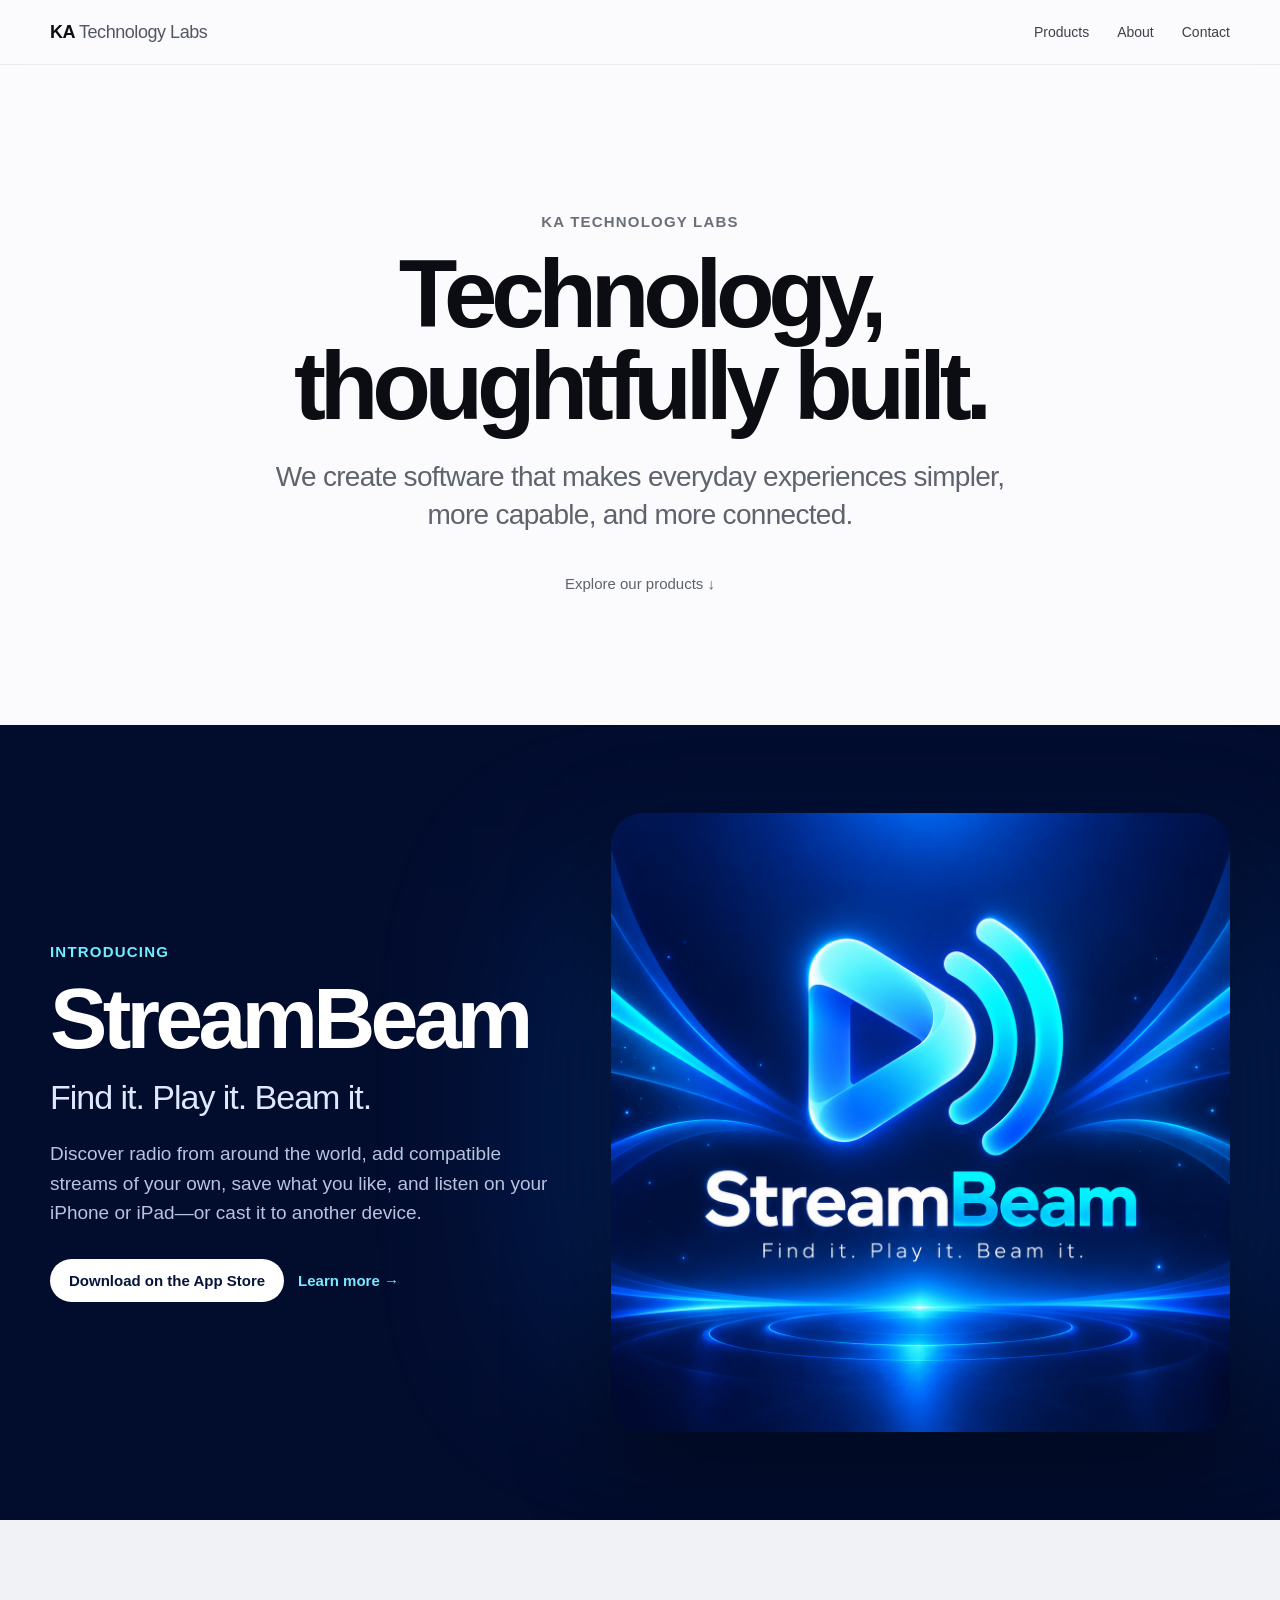
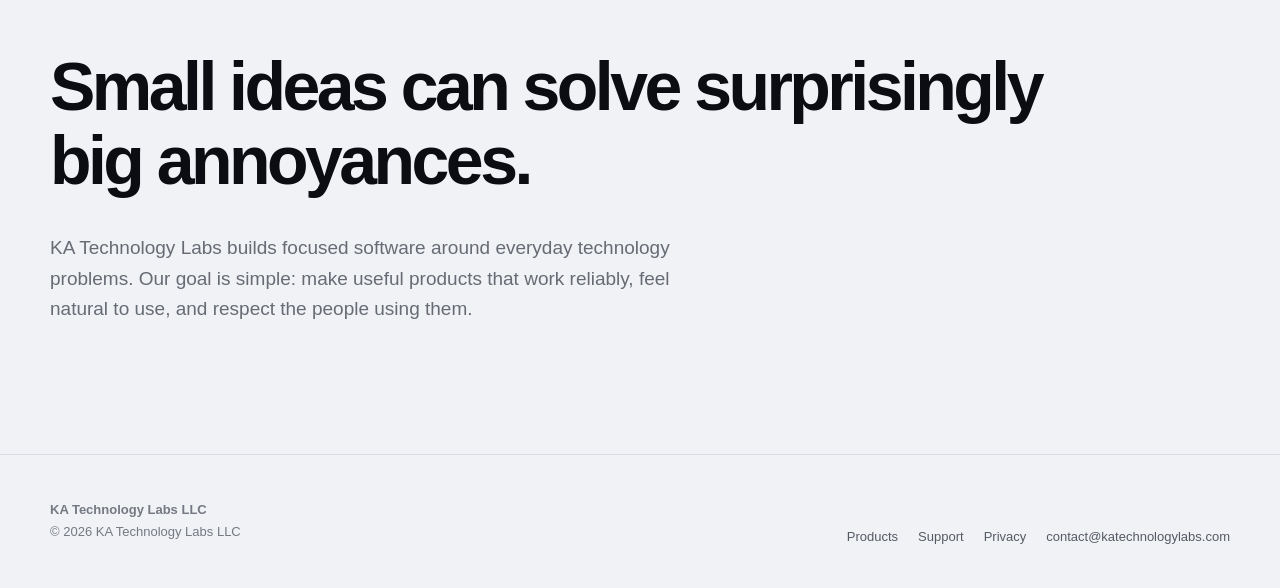
<file: index.html>
<!doctype html>
<html lang="en">
<head>
  <meta charset="utf-8">
  <meta name="viewport" content="width=device-width, initial-scale=1">
  <meta name="description" content="KA Technology Labs builds thoughtful software that makes everyday technology simpler, more capable, and more connected.">
  <title>KA Technology Labs</title>
  <style>
    :root{
      --ink:#0b0d12; --muted:#686d78; --line:#e8eaf0; --paper:#fbfbfd;
      --blue:#0a84ff; --cyan:#36e6ff; --navy:#03133f;
      --max:1180px;
    }
    *{box-sizing:border-box}
    html{scroll-behavior:smooth}
    body{margin:0;background:var(--paper);color:var(--ink);font-family:-apple-system,BlinkMacSystemFont,"SF Pro Display","Inter","Helvetica Neue",Arial,sans-serif;-webkit-font-smoothing:antialiased}
    a{color:inherit;text-decoration:none}
    .wrap{width:min(var(--max),calc(100% - 48px));margin:auto}
    header{position:sticky;top:0;z-index:20;background:rgba(251,251,253,.82);backdrop-filter:saturate(180%) blur(20px);border-bottom:1px solid rgba(0,0,0,.06)}
    nav{height:64px;display:flex;align-items:center;justify-content:space-between;gap:28px}
    .brand{font-weight:700;letter-spacing:-.025em;font-size:18px;white-space:nowrap}
    .brand span{font-weight:450;color:#525762}
    .navlinks{display:flex;gap:28px;align-items:center;font-size:14px;color:#3d4149}
    .navlinks a:hover{color:#000}
    .hero{min-height:660px;display:grid;place-items:center;text-align:center;padding:108px 0 92px}
    .eyebrow{font-size:15px;font-weight:650;letter-spacing:.08em;text-transform:uppercase;color:#6a6f78}
    h1{font-size:clamp(54px,8vw,96px);line-height:.96;letter-spacing:-.065em;margin:18px auto 26px;max-width:1000px}
    .lede{font-size:clamp(20px,2.4vw,28px);line-height:1.35;letter-spacing:-.025em;color:#5e636d;max-width:760px;margin:0 auto}
    .down{display:inline-block;margin-top:42px;color:#5d626b;font-size:15px}
    .product{background:#020c2d;color:white;overflow:hidden}
    .product-grid{min-height:780px;display:grid;grid-template-columns:.9fr 1.1fr;align-items:center;gap:54px;padding:88px 0}
    .product-copy{position:relative;z-index:2}
    .product .eyebrow{color:#6eefff}
    .product h2{font-size:clamp(52px,7vw,86px);line-height:.98;letter-spacing:-.055em;margin:16px 0 18px}
    .tag{font-size:clamp(22px,3vw,34px);letter-spacing:-.03em;margin:0 0 22px;color:#dfe8ff}
    .product p{font-size:19px;line-height:1.55;color:#b8c3df;max-width:520px}
    .actions{display:flex;gap:14px;align-items:center;margin-top:32px;flex-wrap:wrap}
    .button{display:inline-flex;align-items:center;justify-content:center;padding:13px 19px;border-radius:999px;background:white;color:#07133a;font-weight:650;font-size:15px}
    .textlink{color:#79eaff;font-weight:600;font-size:15px}
    .art{position:relative}
    .art:before{content:"";position:absolute;inset:12% -10%;background:#086dff;filter:blur(90px);opacity:.22}
    .art img{position:relative;width:100%;display:block;border-radius:32px;box-shadow:0 35px 100px rgba(0,0,0,.45)}
    .features{background:white;padding:110px 0}
    .section-title{font-size:clamp(38px,5vw,60px);letter-spacing:-.05em;line-height:1.05;margin:0 0 64px;max-width:760px}
    .feature-grid{display:grid;grid-template-columns:repeat(3,1fr);gap:46px}
    .feature .num{font-size:13px;font-weight:700;color:#8a8f99;margin-bottom:24px}
    .feature h3{font-size:28px;letter-spacing:-.035em;margin:0 0 12px}
    .feature p{font-size:17px;line-height:1.55;color:#666b74;margin:0}
    .company{padding:130px 0;background:#f1f2f5}
    .company blockquote{font-size:clamp(38px,5.5vw,68px);line-height:1.08;letter-spacing:-.052em;margin:0;max-width:1000px;font-weight:650}
    .company p{font-size:19px;line-height:1.6;color:#666b74;max-width:650px;margin:36px 0 0}
    footer{padding:44px 0;background:#f1f2f5;border-top:1px solid #dadde3}
    .footer-grid{display:flex;justify-content:space-between;gap:30px;align-items:flex-end}
    .fine{font-size:13px;color:#747982;line-height:1.7}
    .footer-links{display:flex;gap:20px;font-size:13px;color:#555a64}
    @media(max-width:800px){
      .wrap{width:min(100% - 34px,var(--max))}
      nav{height:58px}.navlinks a:not(:last-child){display:none}
      .brand{font-size:16px}
      .hero{min-height:610px;padding:90px 0 70px}
      h1{font-size:58px}
      .lede{font-size:21px}
      .product-grid{grid-template-columns:1fr;padding:72px 0 54px;gap:42px}
      .product h2{font-size:58px}
      .art{order:2}.art img{border-radius:22px}
      .features{padding:80px 0}.section-title{margin-bottom:48px}
      .feature-grid{grid-template-columns:1fr;gap:46px}
      .company{padding:90px 0}
      .footer-grid{align-items:flex-start;flex-direction:column}
      .footer-links{flex-wrap:wrap}
    }
  </style>
</head>
<body>
<header>
  <div class="wrap">
    <nav>
      <a class="brand" href="#">KA <span>Technology Labs</span></a>
      <div class="navlinks">
        <a href="#products">Products</a>
        <a href="#about">About</a>
        <a href="mailto:contact@katechnologylabs.com">Contact</a>
      </div>
    </nav>
  </div>
</header>

<main>
  <section class="hero">
    <div class="wrap">
      <div class="eyebrow">KA Technology Labs</div>
      <h1>Technology,<br>thoughtfully built.</h1>
      <p class="lede">We create software that makes everyday experiences simpler, more capable, and more connected.</p>
      <a class="down" href="#products">Explore our products ↓</a>
    </div>
  </section>

  <section class="product" id="products">
    <div class="wrap product-grid">
      <div class="product-copy">
        <div class="eyebrow">Introducing</div>
        <h2>StreamBeam</h2>
        <div class="tag">Find it. Play it. Beam it.</div>
        <p>Discover radio from around the world, add compatible streams of your own, save what you like, and listen on your iPhone or iPad—or cast it to another device.</p>
        <div class="actions">
          <a class="button" href="https://apps.apple.com/us/app/streambeam-radio-cast/id6817548337" target="_blank" rel="noopener">Download on the App Store</a>
          <a class="textlink" href="/streambeam/">Learn more →</a>
        </div>
      </div>
      <div class="art">
        <img src="assets/streambeam-hero.png" alt="StreamBeam — Find it. Play it. Beam it.">
      </div>
    </div>
  </section>

  <section class="company" id="about">
    <div class="wrap">
      <blockquote>Small ideas can solve surprisingly big annoyances.</blockquote>
      <p>KA Technology Labs builds focused software around everyday technology problems. Our goal is simple: make useful products that work reliably, feel natural to use, and respect the people using them.</p>
    </div>
  </section>
</main>

<footer>
  <div class="wrap footer-grid">
    <div class="fine"><strong>KA Technology Labs LLC</strong><br>© 2026 KA Technology Labs LLC</div>
    <div class="footer-links">
      <a href="#products">Products</a>
      <a href="/support/">Support</a>
      <a href="/privacy/">Privacy</a>
      <a href="mailto:contact@katechnologylabs.com">contact@katechnologylabs.com</a>
    </div>
  </div>
</footer>
</body>
</html>
</file>
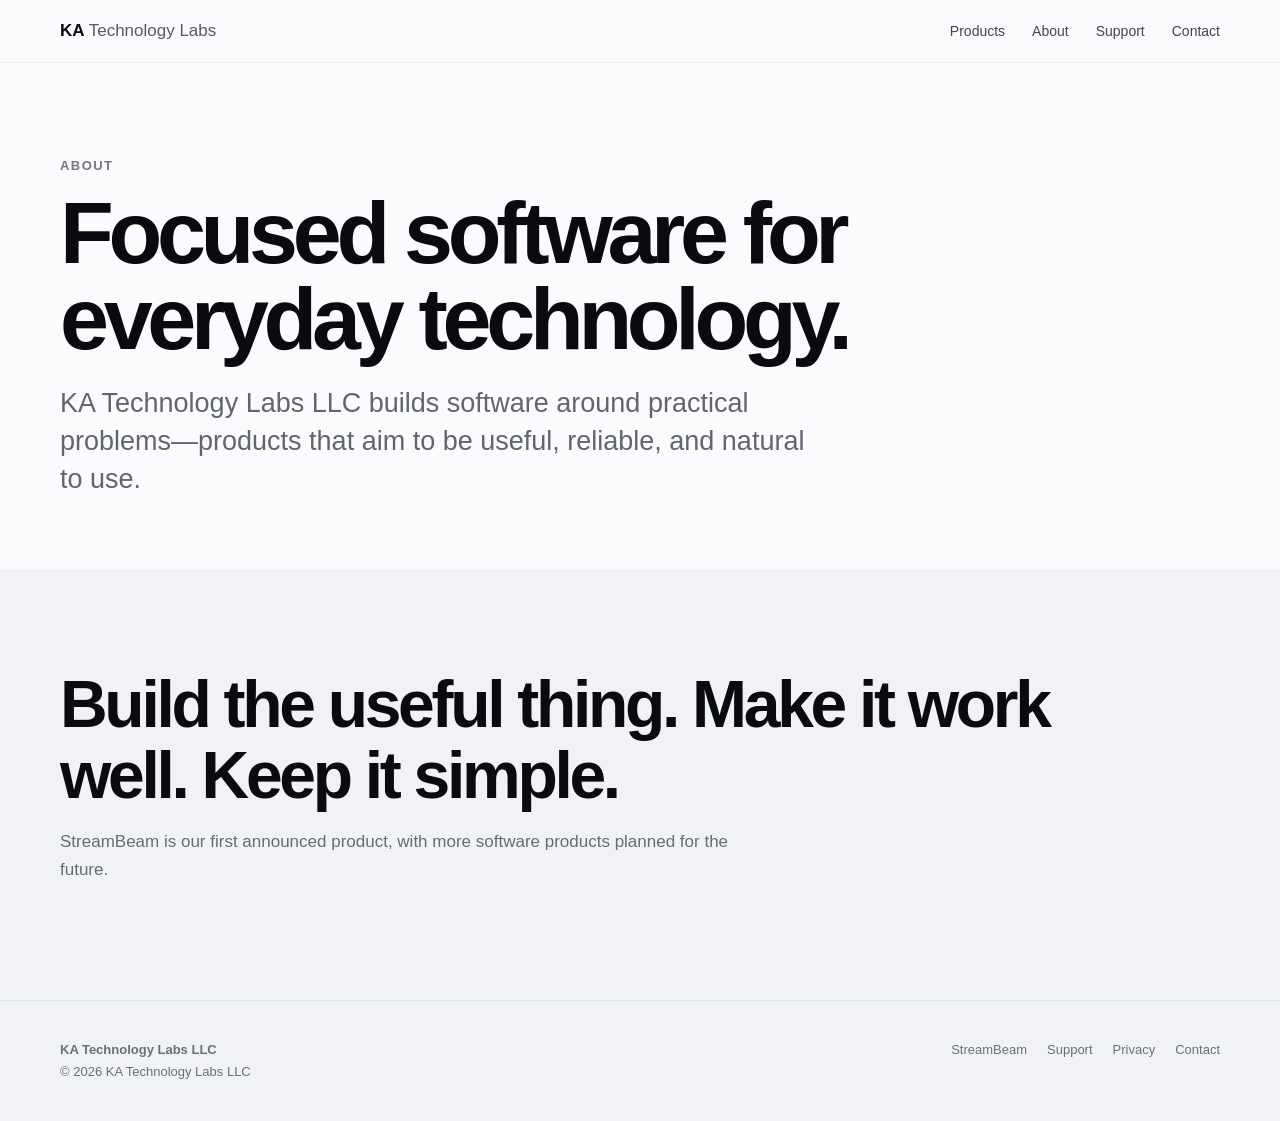
<file: about/index.html>
<!doctype html><html lang="en"><head><meta charset="utf-8"><meta name="viewport" content="width=device-width,initial-scale=1"><meta name="description" content="About KA Technology Labs LLC."><title>About — KA Technology Labs</title><link rel="stylesheet" href="/assets/style.css"></head><body><header><div class="wrap"><nav><a class="brand" href="/"><strong>KA</strong> <span>Technology Labs</span></a><div class="links"><a href="/#products">Products</a><a href="/about/">About</a><a href="/support/">Support</a><a href="/contact/">Contact</a></div></nav></div></header><main><section class="pagehero"><div class="wrap"><div class="eye">About</div><h1>Focused software for everyday technology.</h1><p class="lead">KA Technology Labs LLC builds software around practical problems—products that aim to be useful, reliable, and natural to use.</p></div></section><section class="section soft"><div class="wrap"><div class="quote">Build the useful thing. Make it work well. Keep it simple.</div><p class="copy">StreamBeam is our first announced product, with more software products planned for the future.</p></div></section></main><footer><div class="wrap foot"><div class="fine"><strong>KA Technology Labs LLC</strong><br>© 2026 KA Technology Labs LLC</div><div class="flinks"><a href="/streambeam/">StreamBeam</a><a href="/support/">Support</a><a href="/privacy/">Privacy</a><a href="/contact/">Contact</a></div></div></footer></body></html>
</file>
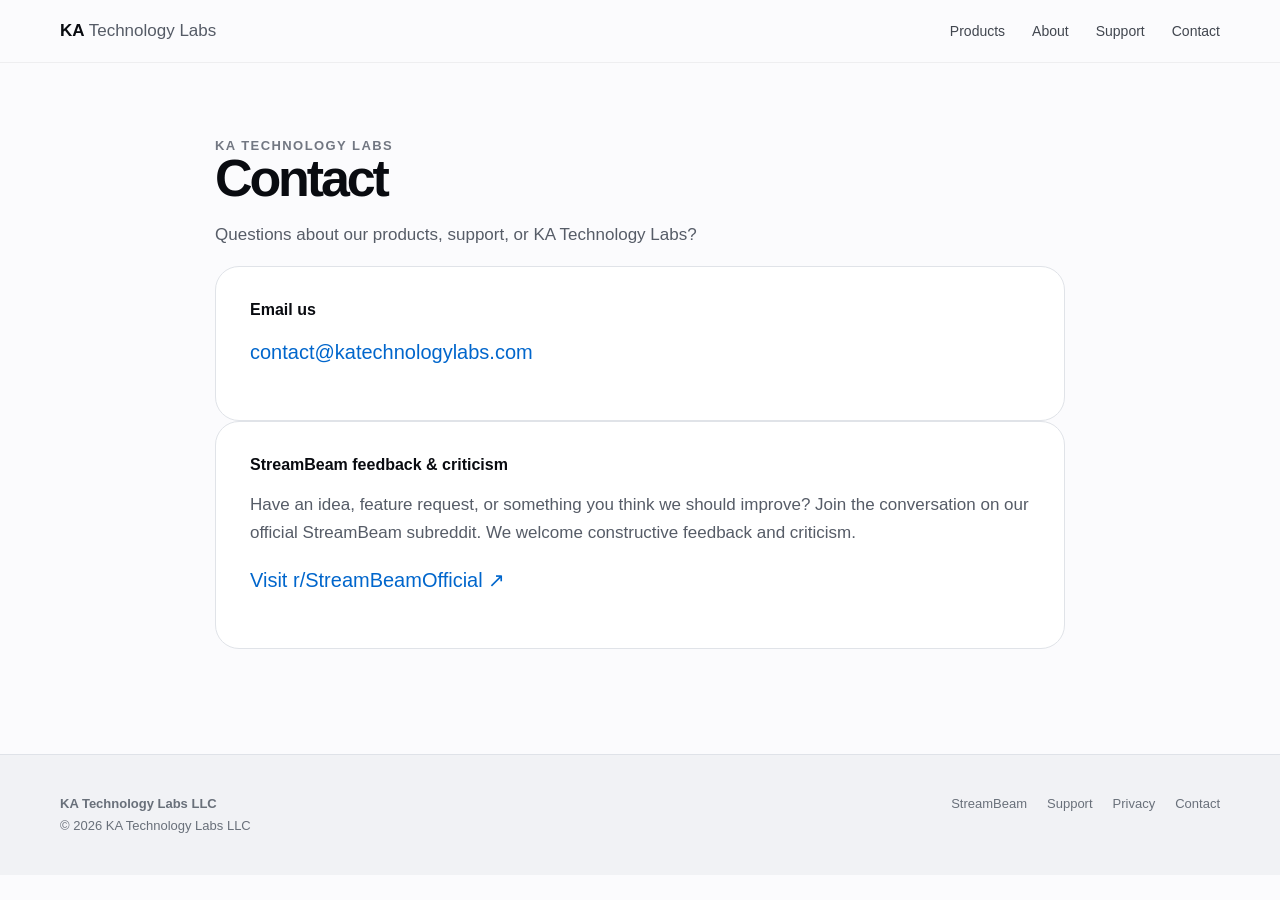
<file: contact/index.html>
<!doctype html><html lang="en"><head><meta charset="utf-8"><meta name="viewport" content="width=device-width,initial-scale=1"><meta name="description" content="Contact KA Technology Labs LLC."><title>Contact — KA Technology Labs</title><link rel="stylesheet" href="/assets/style.css"></head><body><header><div class="wrap"><nav><a class="brand" href="/"><strong>KA</strong> <span>Technology Labs</span></a><div class="links"><a href="/#products">Products</a><a href="/about/">About</a><a href="/support/">Support</a><a href="/contact/">Contact</a></div></nav></div></header><main><div class="wrap doc"><div class="eye">KA Technology Labs</div><h1>Contact</h1><p>Questions about our products, support, or KA Technology Labs?</p><div class="box"><strong>Email us</strong><p><a href="mailto:contact@katechnologylabs.com">contact@katechnologylabs.com</a></p></div><div class="box"><strong>StreamBeam feedback &amp; criticism</strong><p>Have an idea, feature request, or something you think we should improve? Join the conversation on our official StreamBeam subreddit. We welcome constructive feedback and criticism.</p><p><a href="https://www.reddit.com/r/StreamBeamOfficial/" target="_blank" rel="noopener noreferrer">Visit r/StreamBeamOfficial ↗</a></p></div></div></main><footer><div class="wrap foot"><div class="fine"><strong>KA Technology Labs LLC</strong><br>© 2026 KA Technology Labs LLC</div><div class="flinks"><a href="/streambeam/">StreamBeam</a><a href="/support/">Support</a><a href="/privacy/">Privacy</a><a href="/contact/">Contact</a></div></div></footer></body></html>
</file>
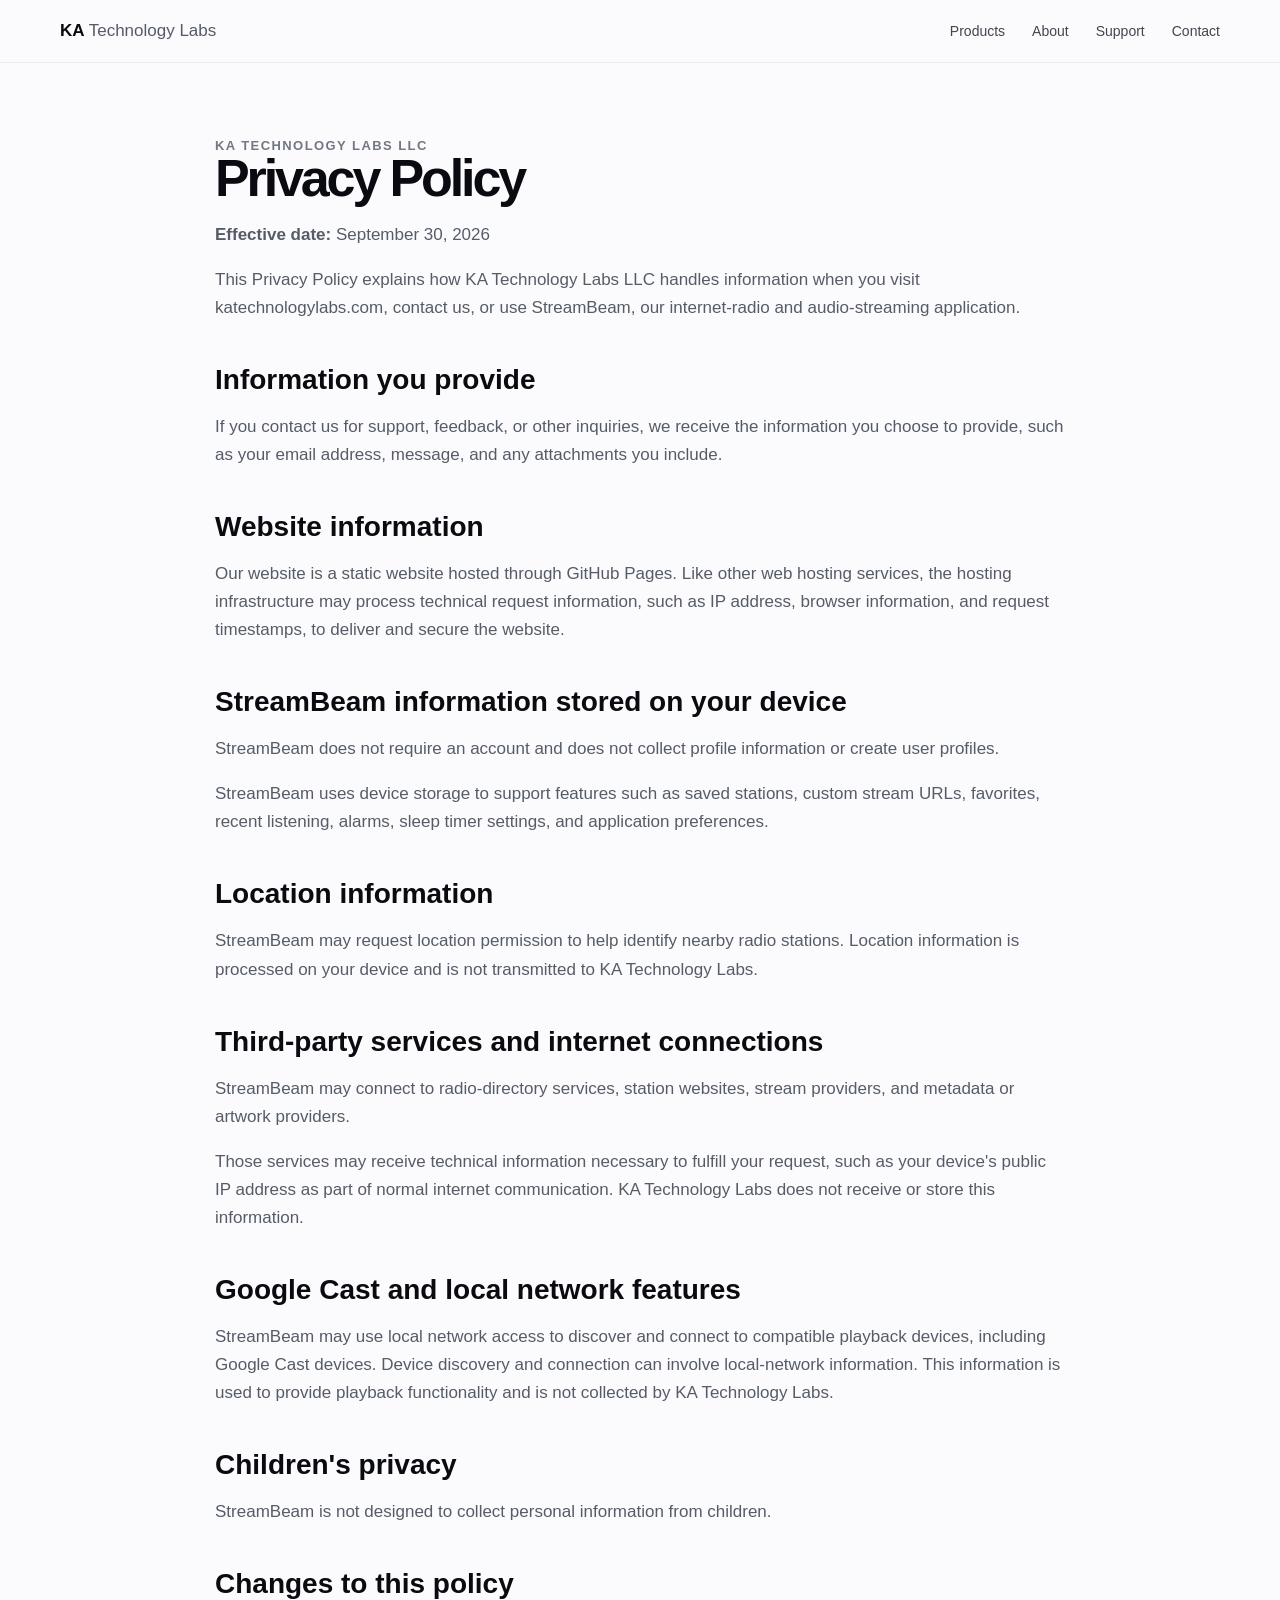
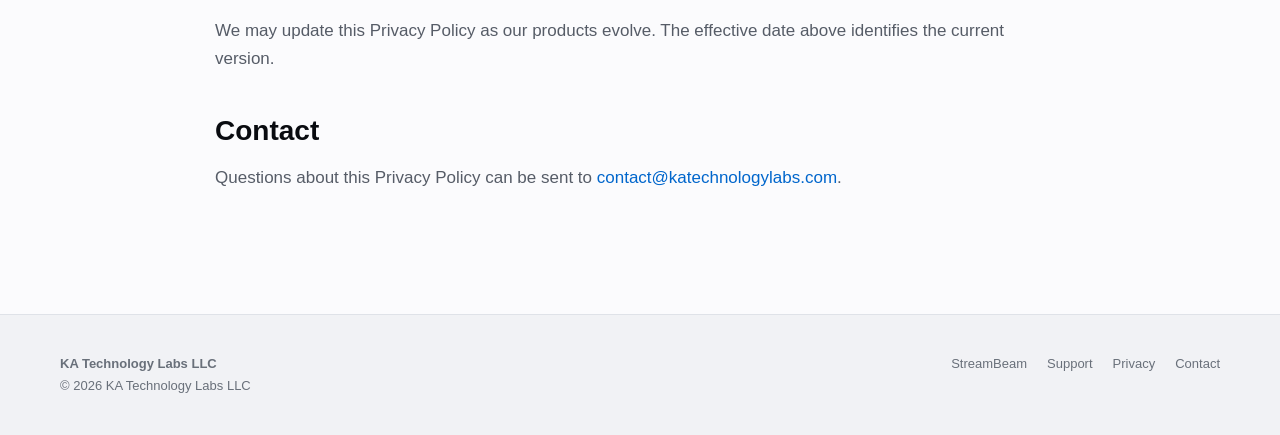
<file: privacy/index.html>
<!doctype html>
<html lang="en">
<head>
<meta charset="utf-8">
<meta name="viewport" content="width=device-width,initial-scale=1">
<title>Privacy Policy — KA Technology Labs</title>
<link rel="stylesheet" href="/assets/style.css">
</head>
<body>
<header><div class="wrap"><nav><a class="brand" href="/"><strong>KA</strong> <span>Technology Labs</span></a><div class="links"><a href="/#products">Products</a><a href="/about/">About</a><a href="/support/">Support</a><a href="/contact/">Contact</a></div></nav></div></header>
<main>
<div class="wrap doc">
<div class="eye">KA Technology Labs LLC</div>
<h1>Privacy Policy</h1>
<p><strong>Effective date:</strong> September 30, 2026</p>
<p>This Privacy Policy explains how KA Technology Labs LLC handles information when you visit katechnologylabs.com, contact us, or use StreamBeam, our internet-radio and audio-streaming application.</p>

<h2>Information you provide</h2>
<p>If you contact us for support, feedback, or other inquiries, we receive the information you choose to provide, such as your email address, message, and any attachments you include.</p>

<h2>Website information</h2>
<p>Our website is a static website hosted through GitHub Pages. Like other web hosting services, the hosting infrastructure may process technical request information, such as IP address, browser information, and request timestamps, to deliver and secure the website.</p>

<h2>StreamBeam information stored on your device</h2>
<p>StreamBeam does not require an account and does not collect profile information or create user profiles.</p>
<p>StreamBeam uses device storage to support features such as saved stations, custom stream URLs, favorites, recent listening, alarms, sleep timer settings, and application preferences.</p>

<h2>Location information</h2>
<p>StreamBeam may request location permission to help identify nearby radio stations. Location information is processed on your device and is not transmitted to KA Technology Labs.</p>

<h2>Third-party services and internet connections</h2>
<p>StreamBeam may connect to radio-directory services, station websites, stream providers, and metadata or artwork providers.</p>
<p>Those services may receive technical information necessary to fulfill your request, such as your device's public IP address as part of normal internet communication. KA Technology Labs does not receive or store this information.</p>

<h2>Google Cast and local network features</h2>
<p>StreamBeam may use local network access to discover and connect to compatible playback devices, including Google Cast devices. Device discovery and connection can involve local-network information. This information is used to provide playback functionality and is not collected by KA Technology Labs.</p>

<h2>Children's privacy</h2>
<p>StreamBeam is not designed to collect personal information from children.</p>

<h2>Changes to this policy</h2>
<p>We may update this Privacy Policy as our products evolve. The effective date above identifies the current version.</p>

<h2>Contact</h2>
<p>Questions about this Privacy Policy can be sent to <a href="mailto:contact@katechnologylabs.com">contact@katechnologylabs.com</a>.</p>
</div>
</main>
<footer><div class="wrap foot"><div class="fine"><strong>KA Technology Labs LLC</strong><br>© 2026 KA Technology Labs LLC</div><div class="flinks"><a href="/streambeam/">StreamBeam</a><a href="/support/">Support</a><a href="/privacy/">Privacy</a><a href="/contact/">Contact</a></div></div></footer>
</body>
</html>
</file>
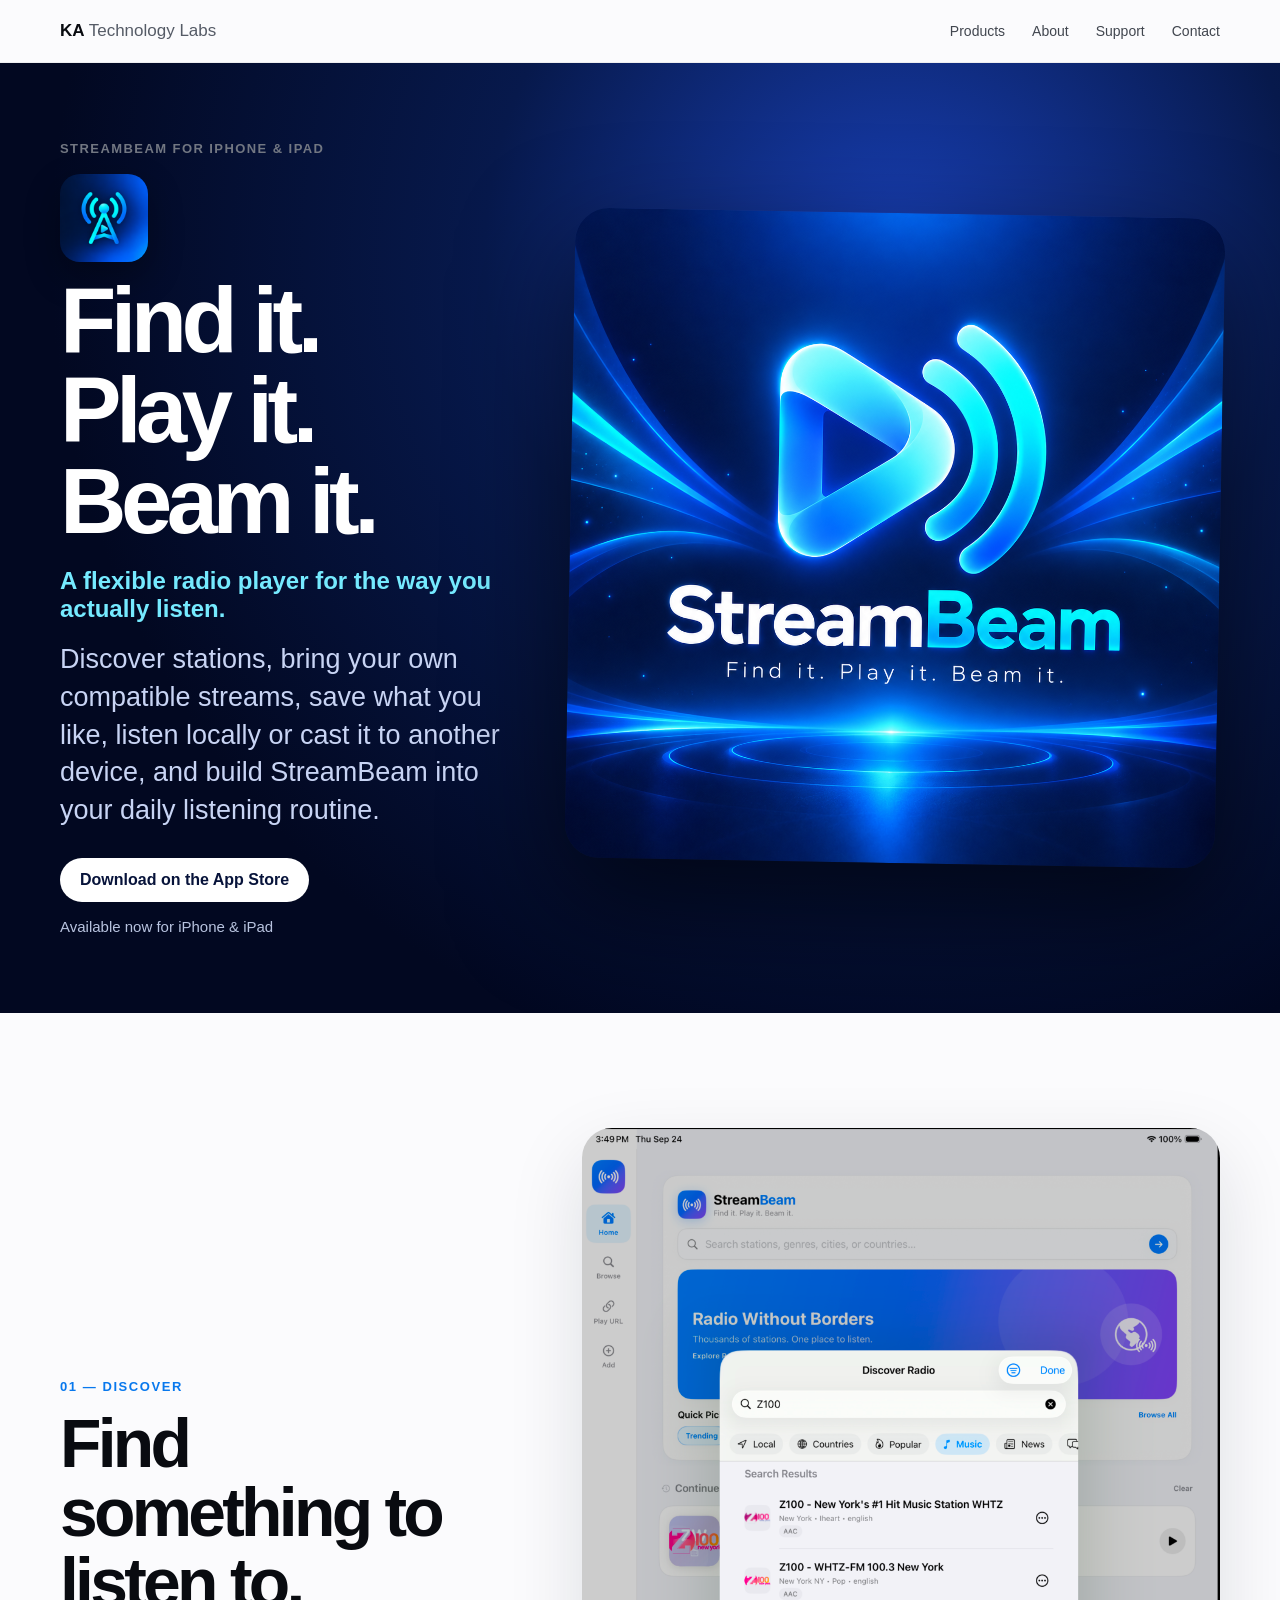
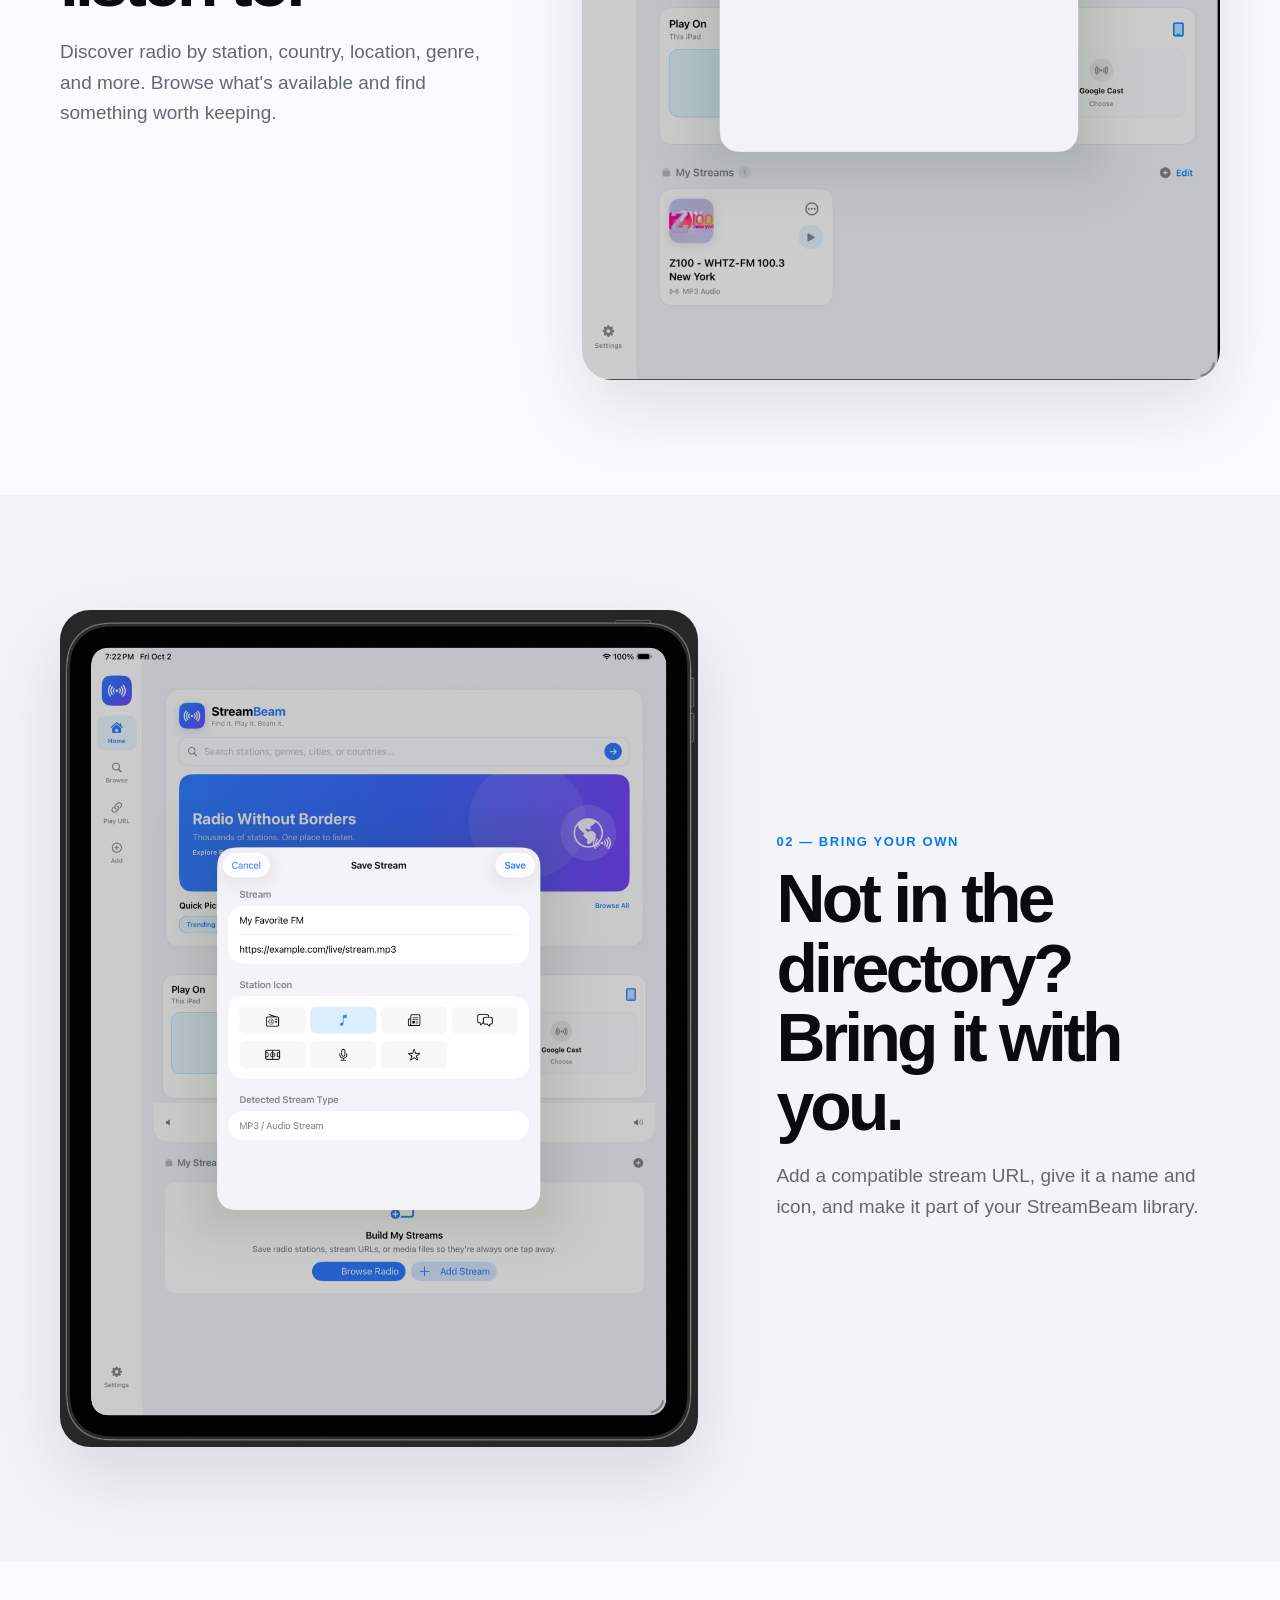
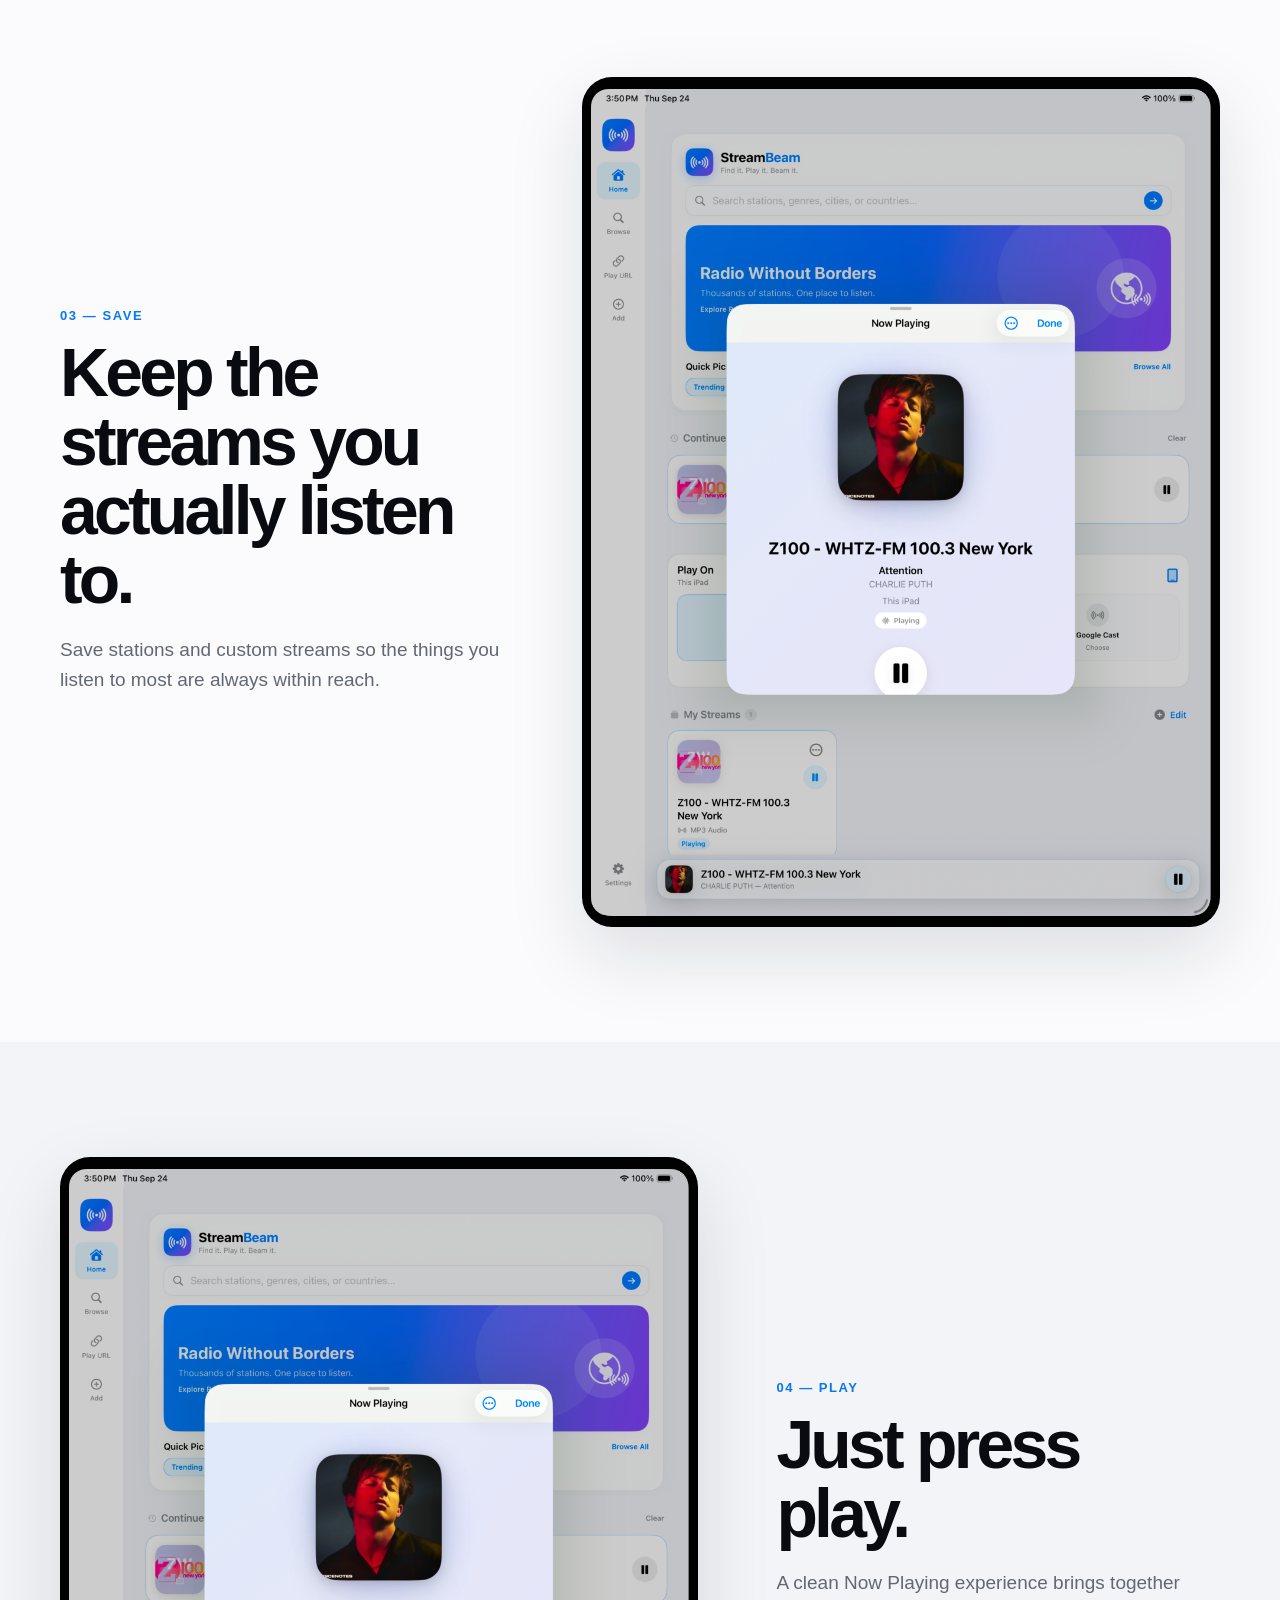
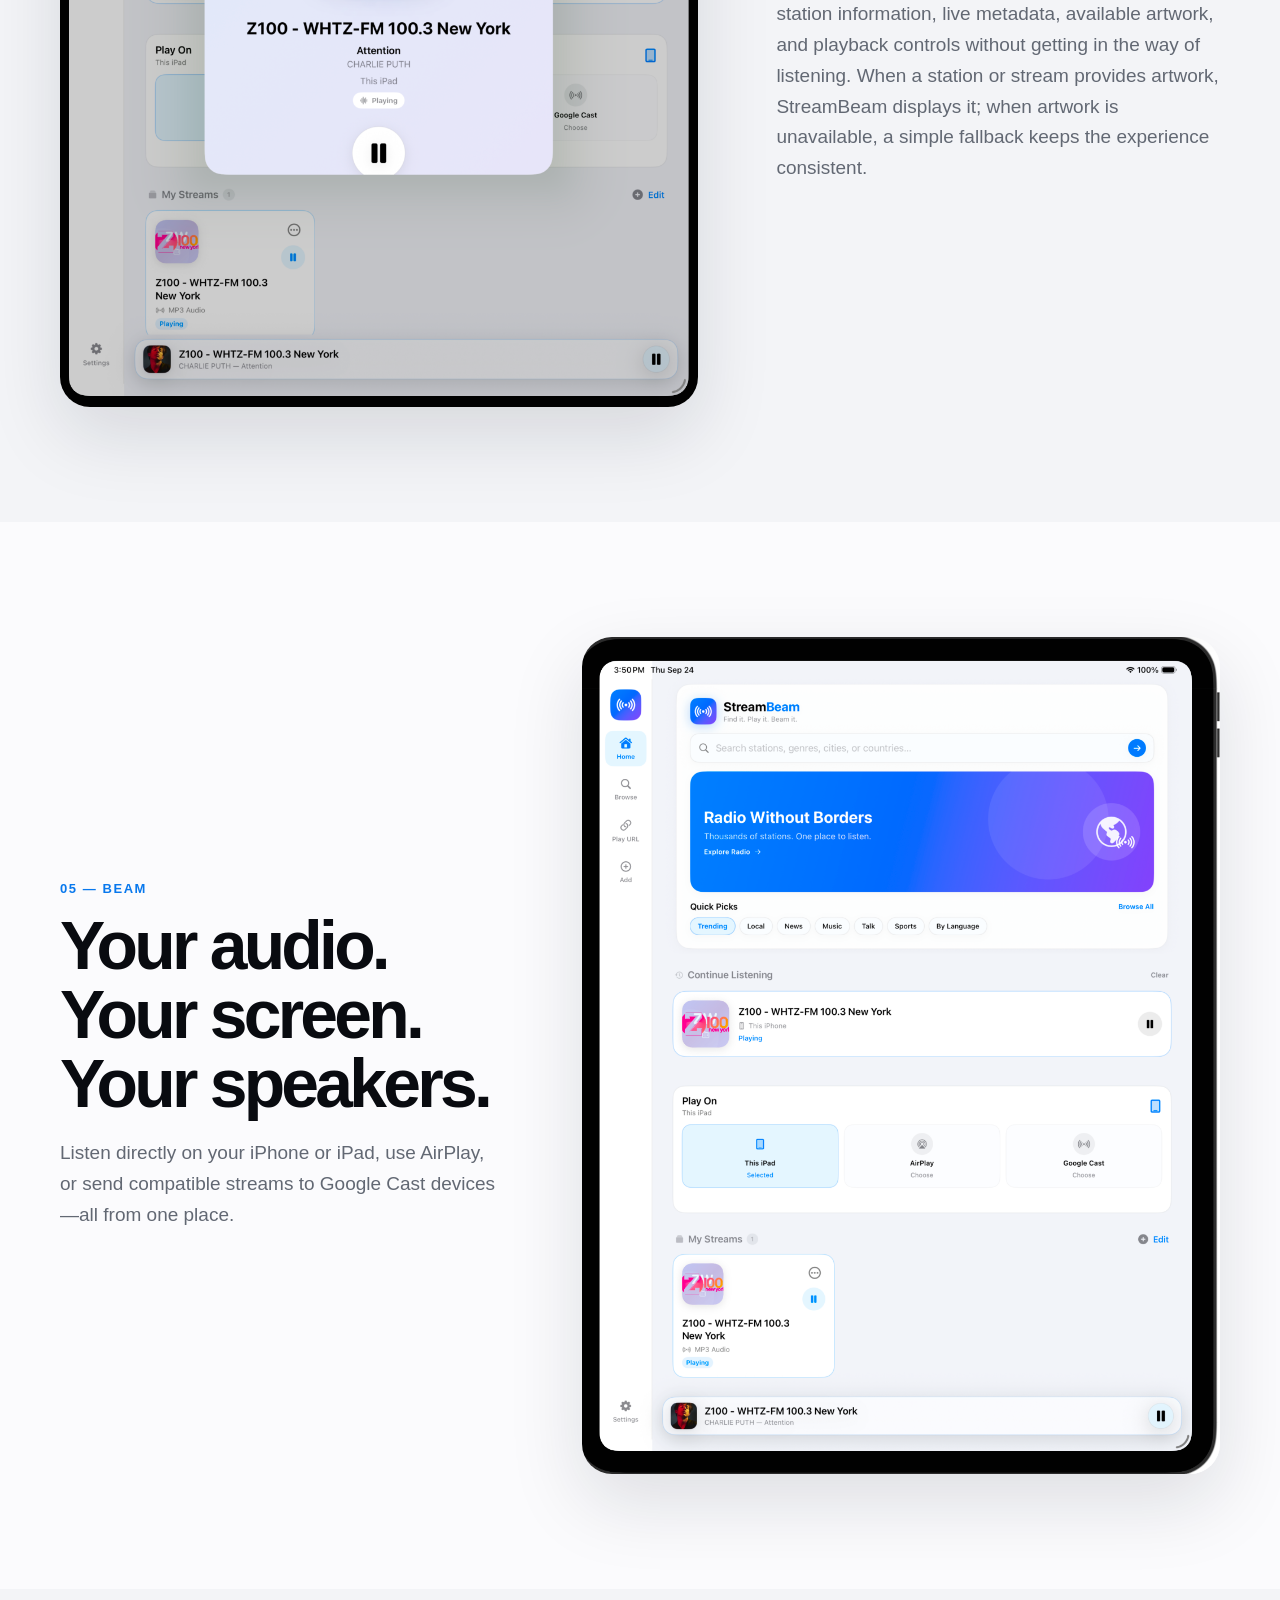
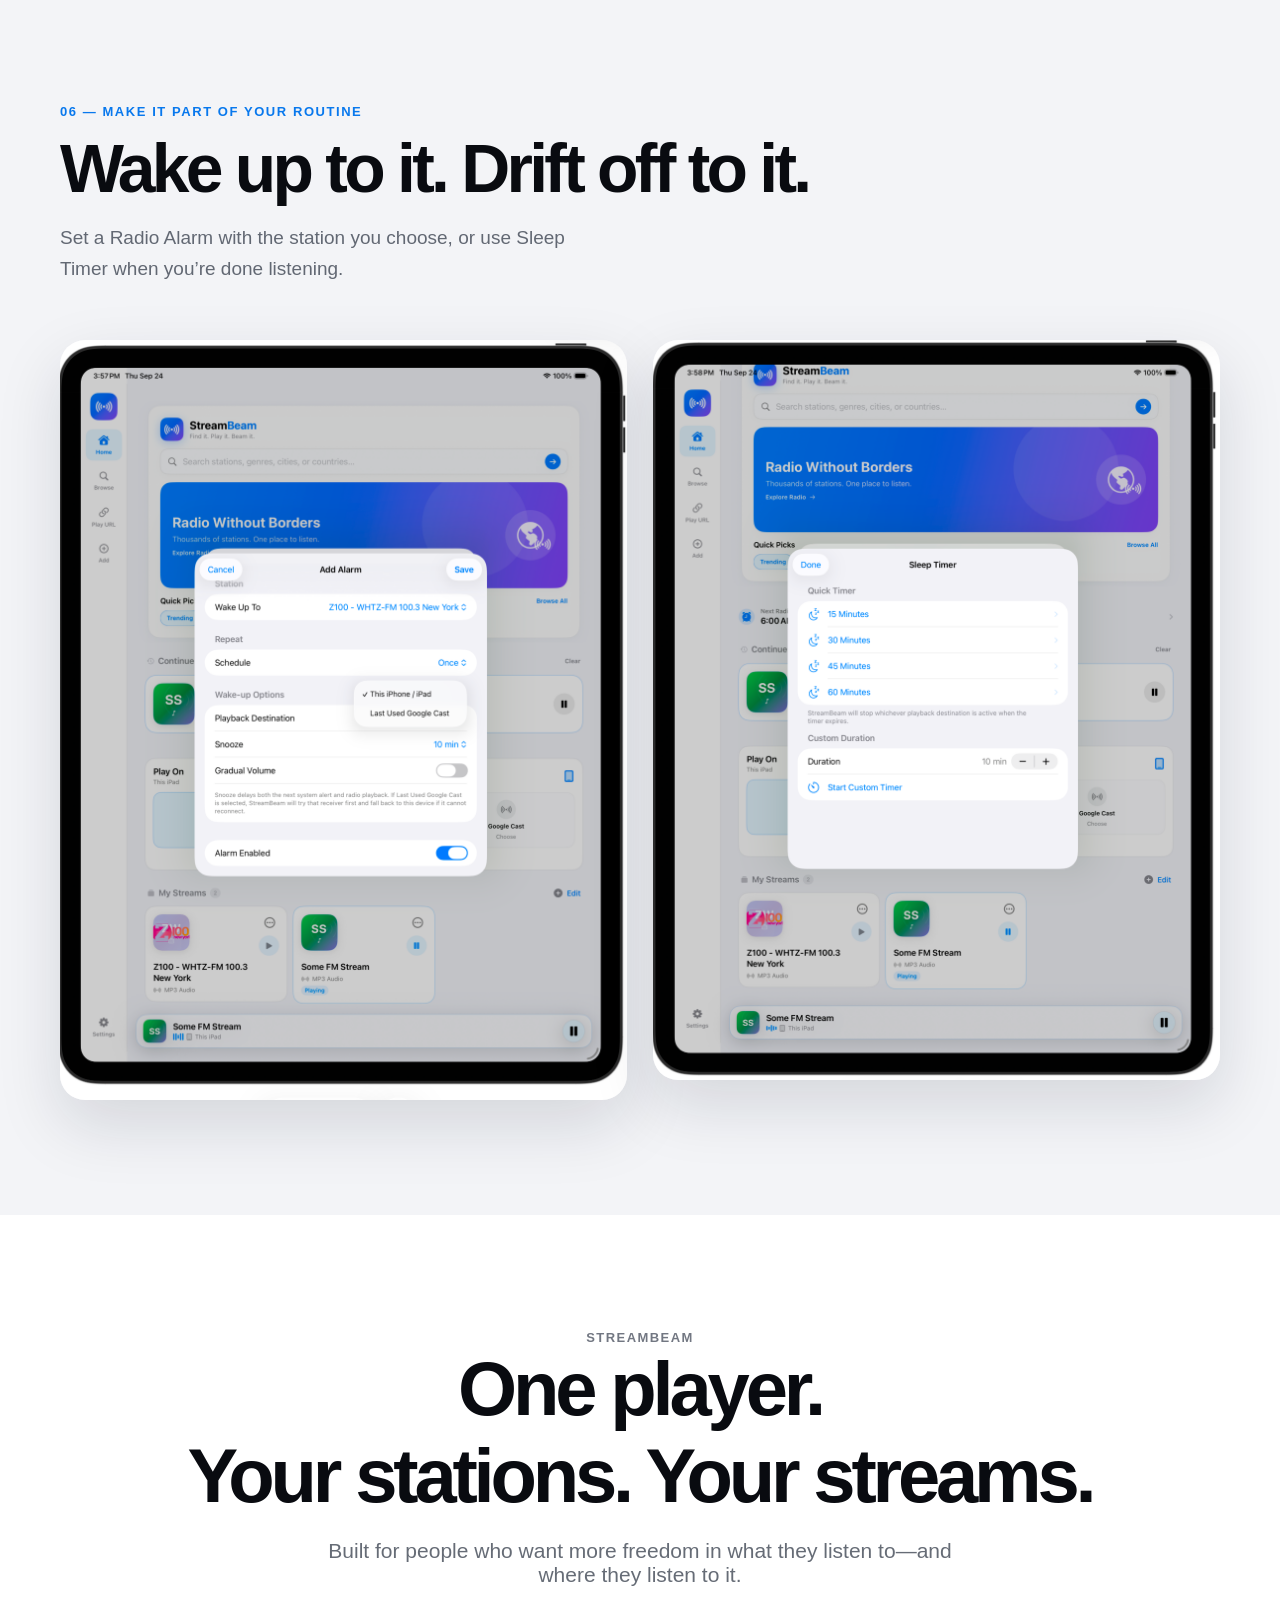
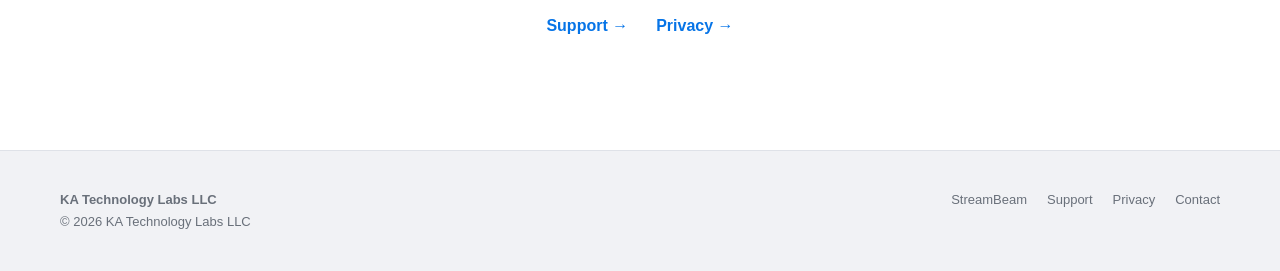
<file: streambeam/index.html>
<!doctype html><html lang="en"><head><meta charset="utf-8"><meta name="viewport" content="width=device-width,initial-scale=1"><meta name="description" content="StreamBeam is a flexible radio player for iPhone and iPad. Discover stations, bring your own compatible streams, save them, play locally or cast, and use Radio Alarm and Sleep Timer."><title>StreamBeam — A flexible radio player | KA Technology Labs</title><link rel="stylesheet" href="/assets/style.css"><style>
.store-actions{display:flex;align-items:center;gap:16px;flex-wrap:wrap;margin-top:28px}.store-button{display:inline-flex;align-items:center;justify-content:center;padding:13px 20px;border-radius:999px;background:#fff;color:#07133a;font-weight:700;text-decoration:none}.store-note{color:#b8c3df;font-size:15px}@media(max-width:700px){.store-actions{align-items:flex-start;flex-direction:column}}
</style></head><body><header><div class="wrap"><nav><a class="brand" href="/"><strong>KA</strong> <span>Technology Labs</span></a><div class="links"><a href="/#products">Products</a><a href="/about/">About</a><a href="/support/">Support</a><a href="/contact/">Contact</a></div></nav></div></header><main><section class="sbhero"><div class="wrap sbhero-grid"><div><div class="eye">StreamBeam for iPhone &amp; iPad</div><img class="sb-app-icon" src="/assets/streambeam-icon.png" alt="StreamBeam app icon"><h1>Find it.<br>Play it.<br>Beam it.</h1><p class="tagline">A flexible radio player for the way you actually listen.</p><p class="lead">Discover stations, bring your own compatible streams, save what you like, listen locally or cast it to another device, and build StreamBeam into your daily listening routine.</p><div class="store-actions"><a class="store-button" href="https://apps.apple.com/us/app/streambeam-radio-cast/id6817548337" target="_blank" rel="noopener">Download on the App Store</a><span class="store-note">Available now for iPhone &amp; iPad</span></div></div><div class="hero-shot"><img src="/assets/streambeam-hero.png" alt="StreamBeam"></div></div></section><section class="feature"><div class="wrap feature-grid"><div class="feature-copy"><div class="num">01 — DISCOVER</div><h2>Find something to listen to.</h2><p>Discover radio by station, country, location, genre, and more. Browse what's available and find something worth keeping.</p></div><div><img class="shot" src="/assets/discover-radio.png" alt="StreamBeam Discover Radio view"></div></div></section><section class="feature alt"><div class="wrap feature-grid flip"><div><img class="shot" src="/assets/save-stream.png" alt="StreamBeam Save Stream screen"></div><div class="feature-copy"><div class="num">02 — BRING YOUR OWN</div><h2>Not in the directory? Bring it with you.</h2><p>Add a compatible stream URL, give it a name and icon, and make it part of your StreamBeam library.</p></div></div></section><section class="feature"><div class="wrap feature-grid"><div class="feature-copy"><div class="num">03 — SAVE</div><h2>Keep the streams you actually listen to.</h2><p>Save stations and custom streams so the things you listen to most are always within reach.</p></div><div><img class="shot" src="/assets/now-playing.png" alt="StreamBeam Now Playing view"></div></div></section><section class="feature alt"><div class="wrap feature-grid flip"><div><img class="shot" src="/assets/now-playing.png" alt="StreamBeam Now Playing with artwork and metadata"></div><div class="feature-copy"><div class="num">04 — PLAY</div><h2>Just press play.</h2><p>A clean Now Playing experience brings together station information, live metadata, available artwork, and playback controls without getting in the way of listening. When a station or stream provides artwork, StreamBeam displays it; when artwork is unavailable, a simple fallback keeps the experience consistent.</p></div></div></section><section class="feature"><div class="wrap feature-grid"><div class="feature-copy"><div class="num">05 — BEAM</div><h2>Your audio. Your screen. Your speakers.</h2><p>Listen directly on your iPhone or iPad, use AirPlay, or send compatible streams to Google Cast devices—all from one place.</p></div><div><img class="shot" src="/assets/play-on.png" alt="StreamBeam Play On showing iPad, AirPlay and Google Cast"></div></div></section><section class="feature alt"><div class="wrap"><div class="feature-copy" style="max-width:780px;margin-bottom:55px"><div class="num">06 — MAKE IT PART OF YOUR ROUTINE</div><h2>Wake up to it. Drift off to it.</h2><p>Set a Radio Alarm with the station you choose, or use Sleep Timer when you’re done listening.</p></div><div class="duo"><img src="/assets/radio-alarm.png" alt="StreamBeam Radio Alarm"><img src="/assets/sleep-timer.png" alt="StreamBeam Sleep Timer"></div></div></section><section class="closer"><div class="wrap"><div class="eye">StreamBeam</div><h2>One player.<br>Your stations. Your streams.</h2><p>Built for people who want more freedom in what they listen to—and where they listen to it.</p><div class="closer-links"><a href="/support/">Support →</a><a href="/privacy/">Privacy →</a></div></div></section></main><footer><div class="wrap foot"><div class="fine"><strong>KA Technology Labs LLC</strong><br>© 2026 KA Technology Labs LLC</div><div class="flinks"><a href="/streambeam/">StreamBeam</a><a href="/support/">Support</a><a href="/privacy/">Privacy</a><a href="/contact/">Contact</a></div></div></footer></body></html>
</file>
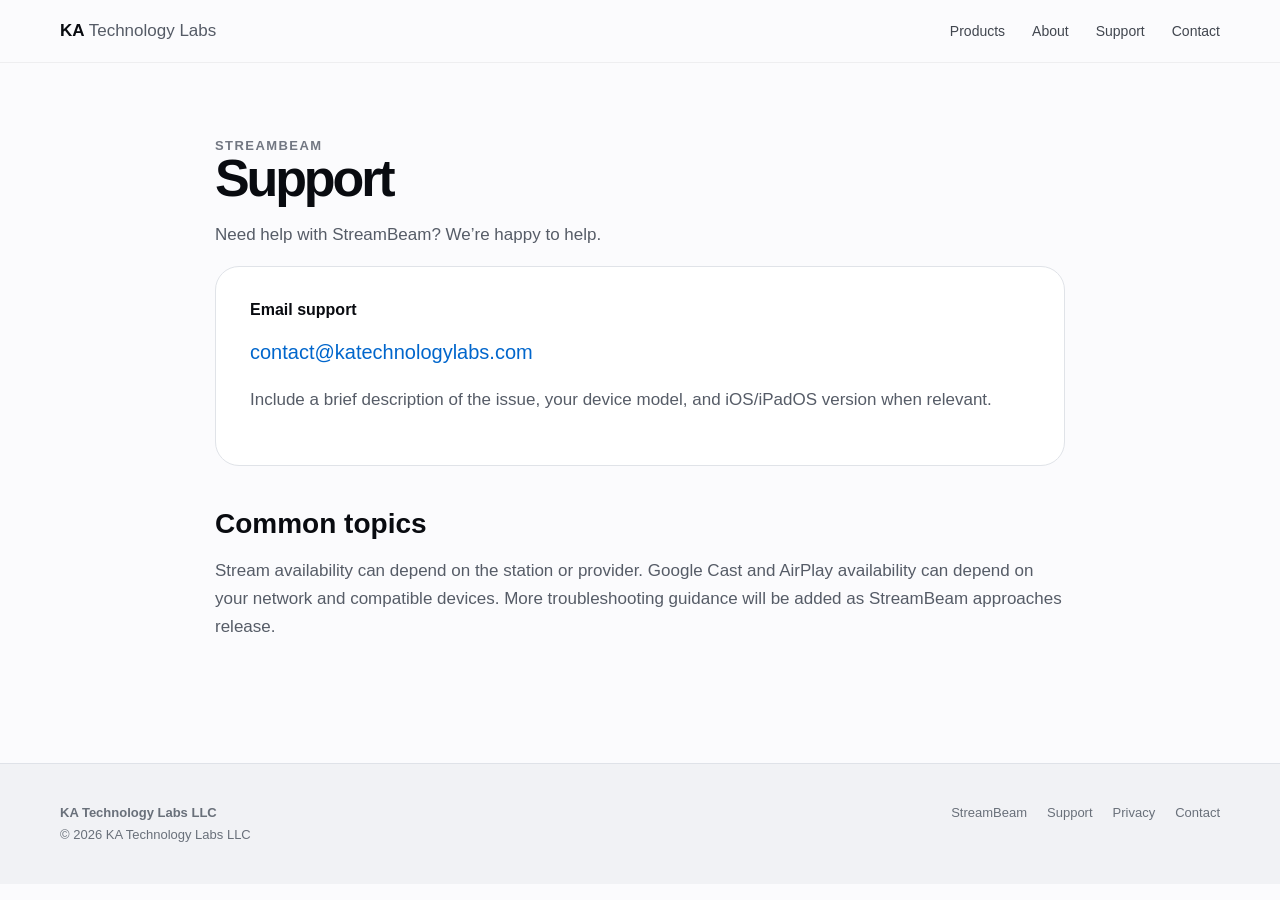
<file: support/index.html>
<!doctype html><html lang="en"><head><meta charset="utf-8"><meta name="viewport" content="width=device-width,initial-scale=1"><meta name="description" content="Support for StreamBeam."><title>Support — KA Technology Labs</title><link rel="stylesheet" href="/assets/style.css"></head><body><header><div class="wrap"><nav><a class="brand" href="/"><strong>KA</strong> <span>Technology Labs</span></a><div class="links"><a href="/#products">Products</a><a href="/about/">About</a><a href="/support/">Support</a><a href="/contact/">Contact</a></div></nav></div></header><main><div class="wrap doc"><div class="eye">StreamBeam</div><h1>Support</h1><p>Need help with StreamBeam? We’re happy to help.</p><div class="box"><strong>Email support</strong><p><a href="mailto:contact@katechnologylabs.com">contact@katechnologylabs.com</a></p><p>Include a brief description of the issue, your device model, and iOS/iPadOS version when relevant.</p></div><h2>Common topics</h2><p>Stream availability can depend on the station or provider. Google Cast and AirPlay availability can depend on your network and compatible devices. More troubleshooting guidance will be added as StreamBeam approaches release.</p></div></main><footer><div class="wrap foot"><div class="fine"><strong>KA Technology Labs LLC</strong><br>© 2026 KA Technology Labs LLC</div><div class="flinks"><a href="/streambeam/">StreamBeam</a><a href="/support/">Support</a><a href="/privacy/">Privacy</a><a href="/contact/">Contact</a></div></div></footer></body></html>
</file>
<file: assets/style.css>
*{box-sizing:border-box}html{scroll-behavior:smooth}body{margin:0;background:#fbfbfd;color:#090b10;font-family:-apple-system,BlinkMacSystemFont,"Helvetica Neue",Arial,sans-serif;-webkit-font-smoothing:antialiased}a{color:inherit;text-decoration:none}.wrap{width:min(1160px,calc(100% - 48px));margin:auto}header{position:sticky;top:0;z-index:20;background:#fbfbfddd;backdrop-filter:blur(20px);border-bottom:1px solid #0000000d}nav{height:62px;display:flex;align-items:center;justify-content:space-between}.brand{font-weight:700;font-size:17px}.brand span{font-weight:400;color:#555b66}.links{display:flex;gap:27px;font-size:14px;color:#41464f}.hero{min-height:570px;display:grid;place-items:center;text-align:center;padding:70px 0}.eye{text-transform:uppercase;letter-spacing:.11em;font-size:13px;font-weight:700;color:#727782}h1{font-size:clamp(52px,7vw,88px);line-height:.98;letter-spacing:-.06em;margin:17px auto 23px}.lead{font-size:clamp(20px,2.2vw,27px);line-height:1.4;color:#60656f;max-width:770px;margin:auto}.cta{display:inline-block;margin-top:34px;color:#505661;font-weight:600}.product{background:#020b2a;color:white}.productgrid{min-height:690px;display:grid;grid-template-columns:.92fr 1.08fr;gap:58px;align-items:center;padding:74px 0}.product .eye{color:#6eefff}.product h2{font-size:clamp(52px,6.8vw,82px);letter-spacing:-.055em;margin:14px 0}.tag{font-size:clamp(22px,2.7vw,32px);color:#e1e8fb}.product p{font-size:18px;line-height:1.6;color:#b7c2df}.pill{display:inline-flex;margin-top:20px;padding:12px 18px;border-radius:999px;background:white;color:#07112f;font-size:14px;font-weight:700}.plink{margin-left:18px;color:#72e9ff;font-weight:650}.art img{width:100%;display:block;border-radius:30px;box-shadow:0 34px 100px #0007}.section{padding:100px 0}.white{background:white}.soft{background:#f1f2f5}.section h2{font-size:clamp(38px,5vw,60px);letter-spacing:-.05em;margin:0 0 52px}.cards{display:grid;grid-template-columns:repeat(3,1fr);gap:42px}.card b{font-size:12px;letter-spacing:.09em;color:#8a8f99}.card h3{font-size:27px;letter-spacing:-.03em;margin:18px 0 10px}.card p,.copy{font-size:17px;line-height:1.6;color:#666b75}.quote{font-size:clamp(38px,5.4vw,66px);line-height:1.08;letter-spacing:-.05em;font-weight:670;max-width:1020px}.copy{max-width:720px}.pagehero{padding:95px 0 70px}.pagehero h1{margin-left:0;max-width:950px}.pagehero .lead{margin-left:0}.dark{background:#020b2a;color:white}.dark .eye{color:#6eefff}.dark .lead{color:#b7c3df}.rows{display:grid;gap:80px}.row{display:grid;grid-template-columns:1fr 1fr;gap:65px;align-items:center}.row h3{font-size:44px;letter-spacing:-.04em;margin:0 0 15px}.row p{font-size:18px;line-height:1.6;color:#666b75}.visual{min-height:300px;border-radius:28px;background:#eef0f5;display:grid;place-items:center;text-align:center;color:#747b86;padding:30px}.visual.navy{background:#07143e;color:#b8c8f0}.doc{max-width:850px;padding:75px 0 105px}.doc h1{font-size:52px;margin:0 0 16px}.doc h2{font-size:28px;margin:42px 0 12px}.doc p{font-size:17px;line-height:1.65;color:#565c67}.doc a{color:#06c}.notice{padding:18px 20px;background:#eef4ff;border-radius:16px}.box{padding:34px;border:1px solid #e0e3e8;border-radius:24px;background:white}.box a{color:#06c;font-size:20px}footer{padding:38px 0;background:#f1f2f5;border-top:1px solid #dfe2e8}.foot{display:flex;justify-content:space-between;gap:30px}.fine,.flinks{font-size:13px;color:#69707a;line-height:1.7}.flinks{display:flex;gap:20px;flex-wrap:wrap}@media(max-width:800px){.wrap{width:calc(100% - 34px)}.links a:nth-child(-n+2){display:none}.hero{min-height:510px}.hero h1{font-size:55px}.productgrid,.row{grid-template-columns:1fr}.productgrid{padding:62px 0}.cards{grid-template-columns:1fr}.section{padding:75px 0}.row{gap:28px}.foot{flex-direction:column}.pagehero h1,.doc h1{font-size:48px}}.sbhero{overflow:hidden;background:radial-gradient(circle at 70% 20%,#183fb5 0,#07194c 35%,#020821 72%);color:#fff}.sbhero-grid{min-height:680px;display:grid;grid-template-columns:.82fr 1.18fr;gap:58px;align-items:center;padding:78px 0}.sbhero h1{font-size:clamp(58px,7.2vw,96px);margin:14px 0 20px}.sbhero .lead{margin:0;max-width:620px;color:#c8d4f4}.sbhero .tagline{font-size:24px;margin:0 0 18px;color:#75eaff;font-weight:650}.badge{display:inline-flex;margin-top:28px;padding:12px 18px;border:1px solid #ffffff2b;background:#ffffff12;border-radius:999px;font-size:14px;font-weight:700}.hero-shot img{width:100%;display:block;border-radius:34px;box-shadow:0 42px 110px #0009;transform:rotate(1deg)}.feature{padding:115px 0}.feature.alt{background:#f3f4f7}.feature-grid{display:grid;grid-template-columns:.82fr 1.18fr;gap:78px;align-items:center}.feature-grid.flip{grid-template-columns:1.18fr .82fr}.feature-copy .num{font-size:13px;letter-spacing:.12em;font-weight:800;color:#0878ed}.feature-copy h2{font-size:clamp(42px,5.3vw,68px);line-height:1.02;letter-spacing:-.055em;margin:15px 0 20px}.feature-copy p{font-size:19px;line-height:1.62;color:#626873;margin:0;max-width:540px}.shot{width:100%;display:block;border-radius:30px;box-shadow:0 28px 75px #10172a20}.deep{background:#030b2b;color:white}.deep .feature-copy p{color:#bac5e0}.deep .feature-copy .num{color:#67e9ff}.duo{display:grid;grid-template-columns:1fr 1fr;gap:26px;align-items:start}.duo img{width:100%;border-radius:25px;box-shadow:0 25px 65px #10172a22}.closer{text-align:center;padding:115px 0;background:#fff}.closer h2{font-size:clamp(48px,6vw,76px);letter-spacing:-.055em;margin:0 0 20px}.closer p{font-size:21px;color:#666c76;max-width:680px;margin:0 auto}.closer-links{display:flex;justify-content:center;gap:28px;margin-top:30px;font-weight:650;color:#0674e7}@media(max-width:850px){.sbhero-grid,.feature-grid,.feature-grid.flip{grid-template-columns:1fr;gap:42px}.sbhero-grid{padding:62px 0}.hero-shot img{transform:none}.feature{padding:82px 0}.duo{grid-template-columns:1fr}}

.sb-app-icon{width:88px;height:88px;object-fit:cover;border-radius:20px;box-shadow:0 14px 35px #0005;display:block;margin:18px 0 12px}
</file>
